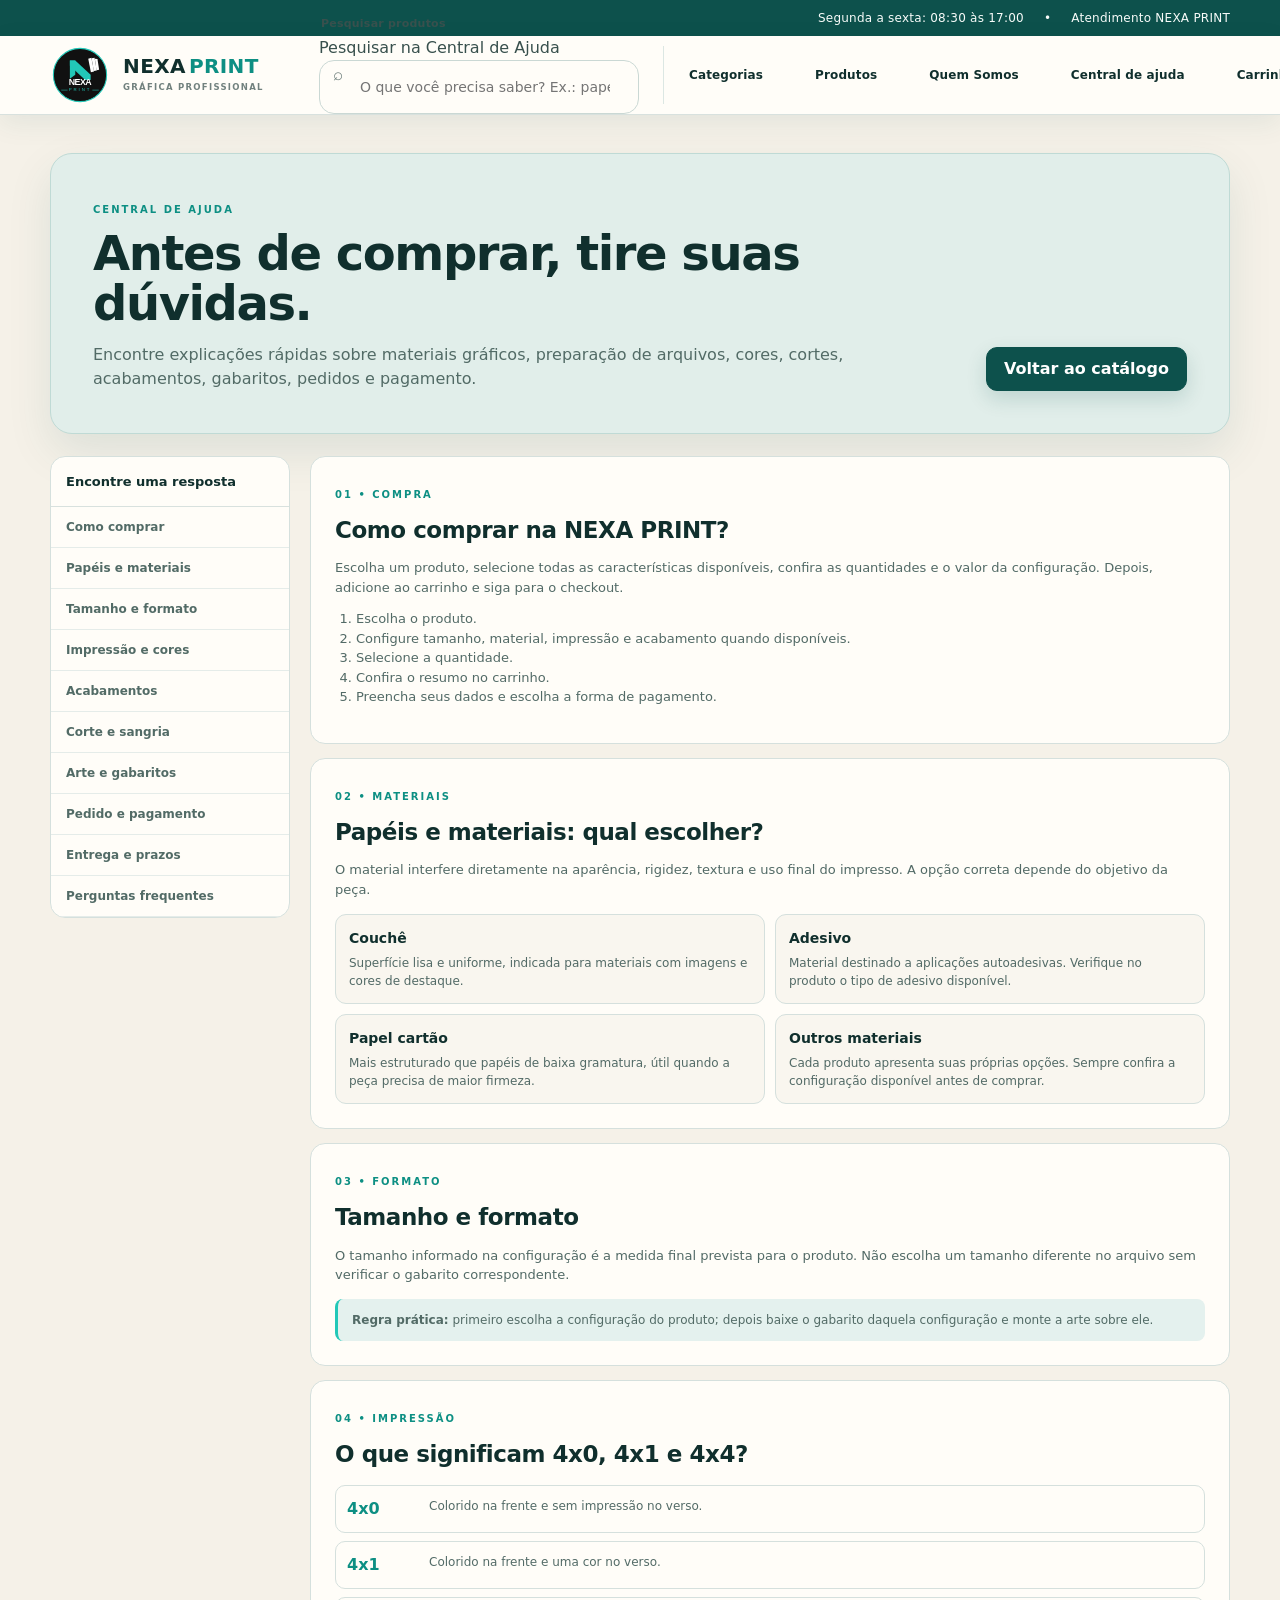
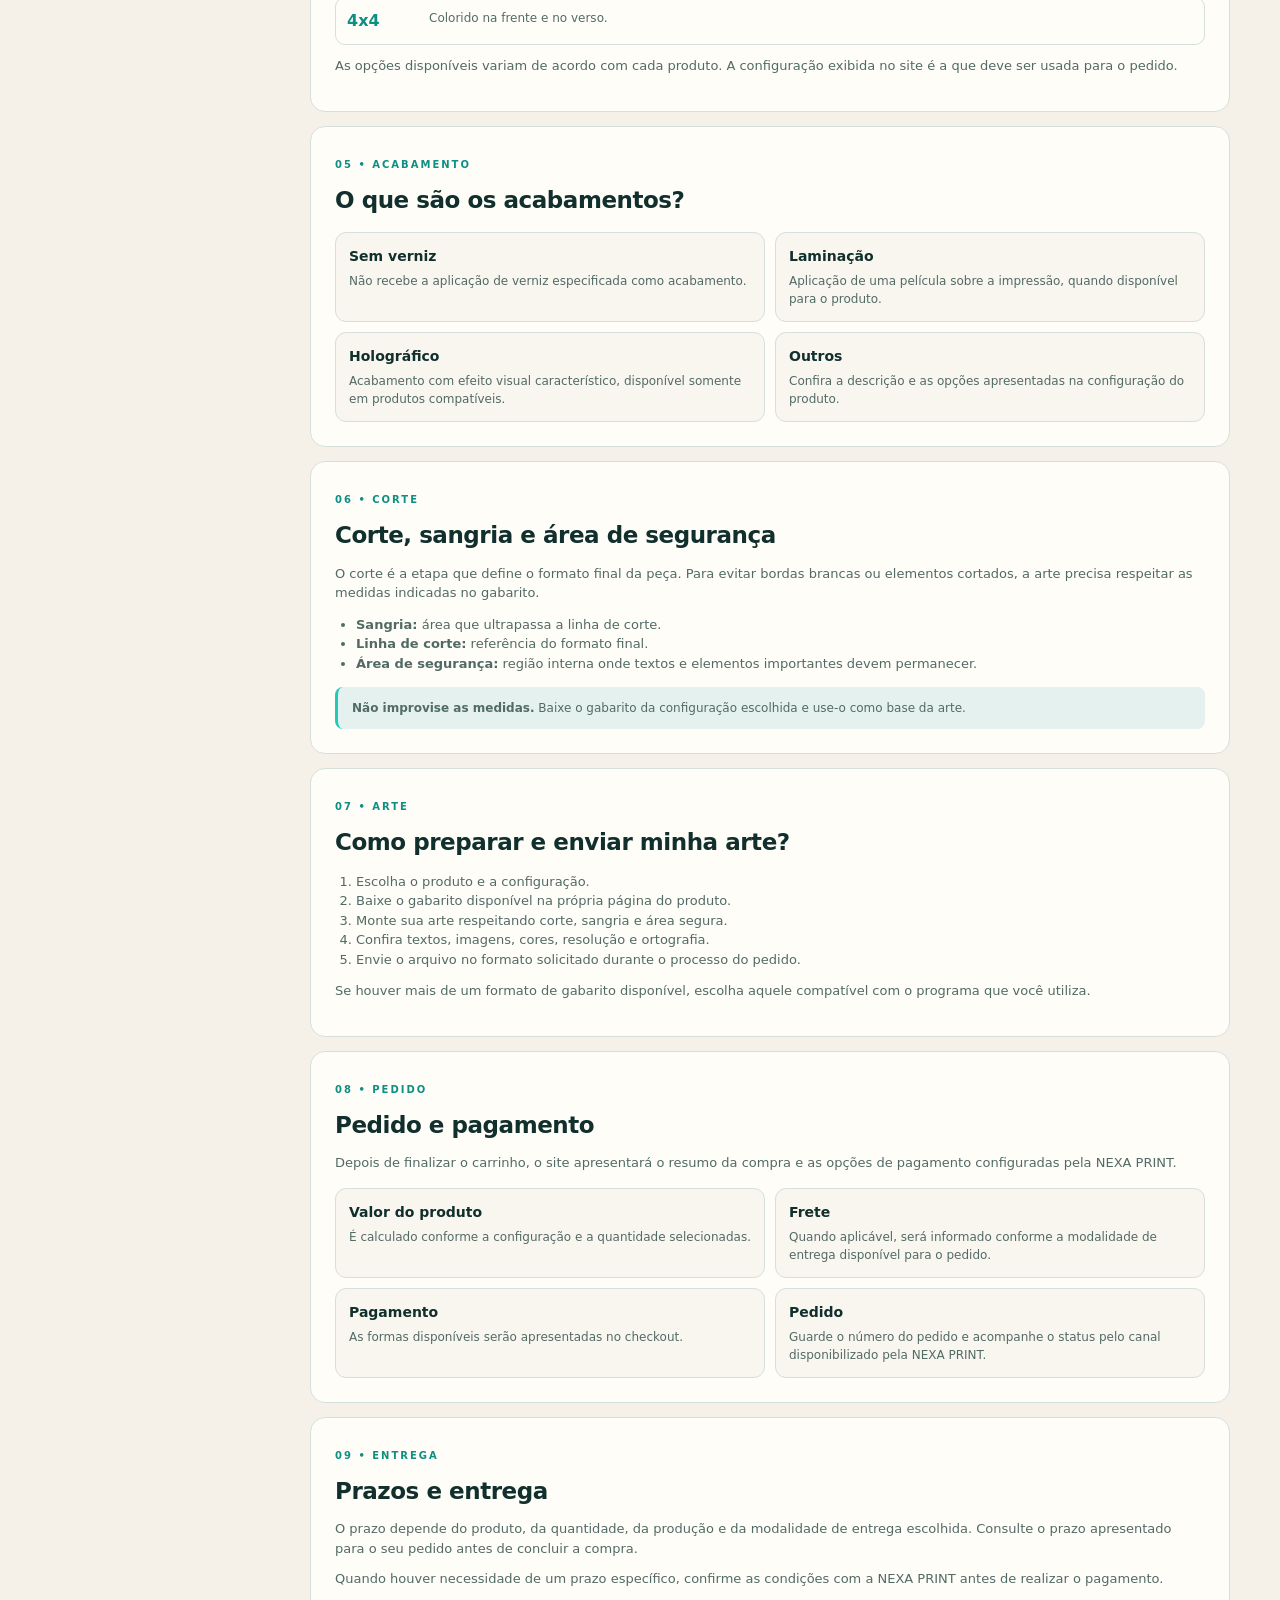
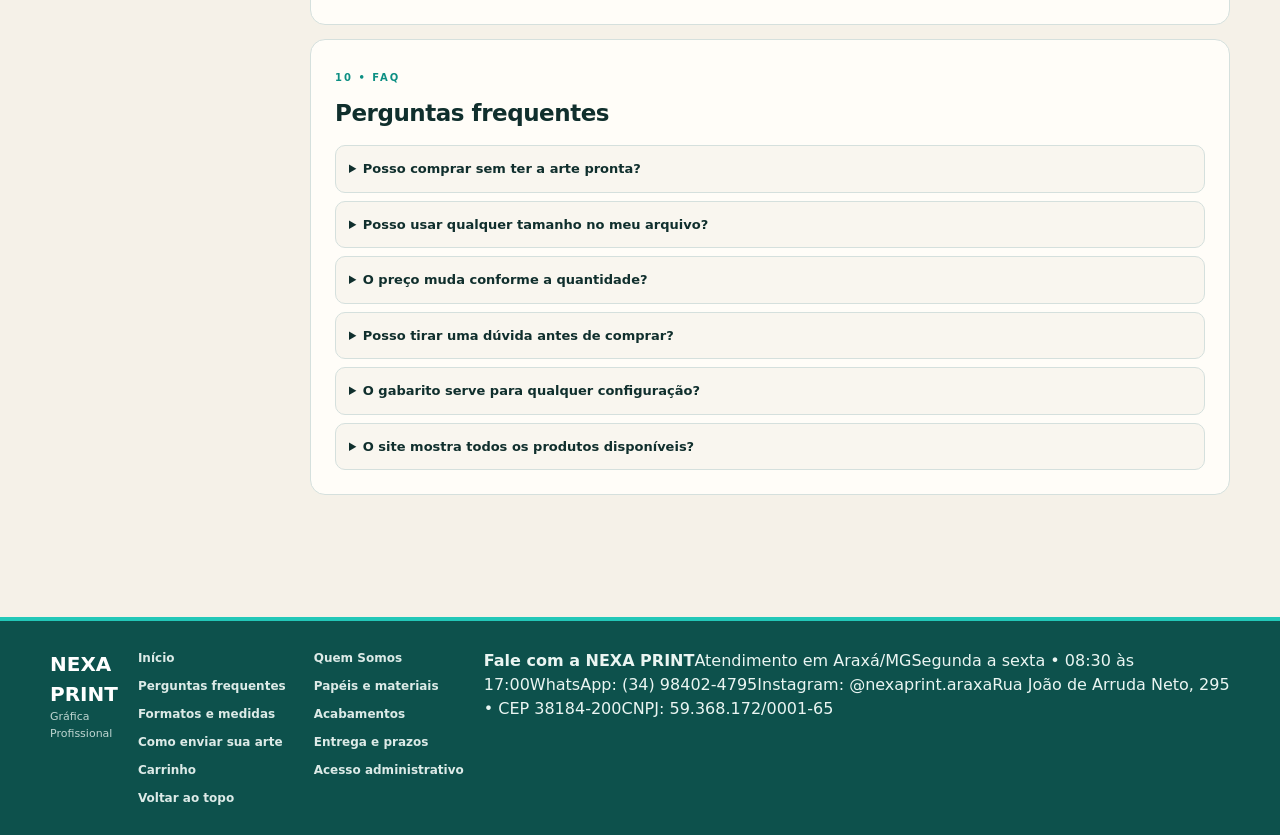
<file: ajuda.html>
<!doctype html>
<html lang="pt-BR"><head><meta charset="utf-8"><meta name="viewport" content="width=device-width, initial-scale=1"><title>Central de Ajuda — NEXA PRINT</title><meta name="description" content="Central de Ajuda NEXA PRINT: dúvidas sobre papéis, formatos, cortes, cores, acabamentos, arquivos, pedidos e pagamento."><link rel="stylesheet" href="styles.css"><link rel="stylesheet" href="theme.css"></head><body id="top">
<div class="header-note"><div class="container"><span>Segunda a sexta: 08:30 às 17:00</span><span>•</span><span>Atendimento NEXA PRINT</span></div></div>
<header class="topbar"><div class="container nav-wrap"><a class="brand" href="index.html" aria-label="NEXA PRINT"><img class="brand-logo" src="logo.svg" alt="NEXA PRINT"><span><span class="brand-name"><strong>NEXA</strong><b>PRINT</b></span><small>GRÁFICA PROFISSIONAL</small></span></a><div class="search-wrap"><span class="search-icon">⌕</span><label for="helpSearch" class="sr-only">Pesquisar na Central de Ajuda</label><input id="helpSearch" type="search" placeholder="O que você precisa saber? Ex.: papel, corte, gabarito..."></div><nav class="nav-actions"><a href="index.html#categorias">Categorias</a><a href="index.html#produtos">Produtos</a><a href="quem-somos.html">Quem Somos</a><a href="ajuda.html">Central de ajuda</a><a href="carrinho.html">Carrinho (<span data-cart-count>0</span>)</a></nav></div></header>
<main class="help-page container">
<section class="help-hero"><div><span class="eyebrow">CENTRAL DE AJUDA</span><h1>Antes de comprar, tire suas dúvidas.</h1><p>Encontre explicações rápidas sobre materiais gráficos, preparação de arquivos, cores, cortes, acabamentos, gabaritos, pedidos e pagamento.</p></div><a class="btn btn-primary" href="index.html#produtos">Voltar ao catálogo</a></section>
<div class="help-layout">
<aside class="help-menu"><strong>Encontre uma resposta</strong><a href="#comprar">Como comprar</a><a href="#papel">Papéis e materiais</a><a href="#formato">Tamanho e formato</a><a href="#impressao">Impressão e cores</a><a href="#acabamento">Acabamentos</a><a href="#corte">Corte e sangria</a><a href="#arte">Arte e gabaritos</a><a href="#pedido">Pedido e pagamento</a><a href="#entrega">Entrega e prazos</a><a href="#faq">Perguntas frequentes</a></aside>
<section class="help-content">
<article class="help-card" id="comprar"><span class="eyebrow">01 • COMPRA</span><h2>Como comprar na NEXA PRINT?</h2><p>Escolha um produto, selecione todas as características disponíveis, confira as quantidades e o valor da configuração. Depois, adicione ao carrinho e siga para o checkout.</p><ol><li>Escolha o produto.</li><li>Configure tamanho, material, impressão e acabamento quando disponíveis.</li><li>Selecione a quantidade.</li><li>Confira o resumo no carrinho.</li><li>Preencha seus dados e escolha a forma de pagamento.</li></ol></article>
<article class="help-card" id="papel"><span class="eyebrow">02 • MATERIAIS</span><h2>Papéis e materiais: qual escolher?</h2><p>O material interfere diretamente na aparência, rigidez, textura e uso final do impresso. A opção correta depende do objetivo da peça.</p><div class="help-grid"><div><h3>Couchê</h3><p>Superfície lisa e uniforme, indicada para materiais com imagens e cores de destaque.</p></div><div><h3>Adesivo</h3><p>Material destinado a aplicações autoadesivas. Verifique no produto o tipo de adesivo disponível.</p></div><div><h3>Papel cartão</h3><p>Mais estruturado que papéis de baixa gramatura, útil quando a peça precisa de maior firmeza.</p></div><div><h3>Outros materiais</h3><p>Cada produto apresenta suas próprias opções. Sempre confira a configuração disponível antes de comprar.</p></div></div></article>
<article class="help-card" id="formato"><span class="eyebrow">03 • FORMATO</span><h2>Tamanho e formato</h2><p>O tamanho informado na configuração é a medida final prevista para o produto. Não escolha um tamanho diferente no arquivo sem verificar o gabarito correspondente.</p><div class="notice"><strong>Regra prática:</strong> primeiro escolha a configuração do produto; depois baixe o gabarito daquela configuração e monte a arte sobre ele.</div></article>
<article class="help-card" id="impressao"><span class="eyebrow">04 • IMPRESSÃO</span><h2>O que significam 4x0, 4x1 e 4x4?</h2><div class="definition-list"><div><strong>4x0</strong><span>Colorido na frente e sem impressão no verso.</span></div><div><strong>4x1</strong><span>Colorido na frente e uma cor no verso.</span></div><div><strong>4x4</strong><span>Colorido na frente e no verso.</span></div></div><p>As opções disponíveis variam de acordo com cada produto. A configuração exibida no site é a que deve ser usada para o pedido.</p></article>
<article class="help-card" id="acabamento"><span class="eyebrow">05 • ACABAMENTO</span><h2>O que são os acabamentos?</h2><div class="help-grid"><div><h3>Sem verniz</h3><p>Não recebe a aplicação de verniz especificada como acabamento.</p></div><div><h3>Laminação</h3><p>Aplicação de uma película sobre a impressão, quando disponível para o produto.</p></div><div><h3>Holográfico</h3><p>Acabamento com efeito visual característico, disponível somente em produtos compatíveis.</p></div><div><h3>Outros</h3><p>Confira a descrição e as opções apresentadas na configuração do produto.</p></div></div></article>
<article class="help-card" id="corte"><span class="eyebrow">06 • CORTE</span><h2>Corte, sangria e área de segurança</h2><p>O corte é a etapa que define o formato final da peça. Para evitar bordas brancas ou elementos cortados, a arte precisa respeitar as medidas indicadas no gabarito.</p><ul><li><strong>Sangria:</strong> área que ultrapassa a linha de corte.</li><li><strong>Linha de corte:</strong> referência do formato final.</li><li><strong>Área de segurança:</strong> região interna onde textos e elementos importantes devem permanecer.</li></ul><div class="notice"><strong>Não improvise as medidas.</strong> Baixe o gabarito da configuração escolhida e use-o como base da arte.</div></article>
<article class="help-card" id="arte"><span class="eyebrow">07 • ARTE</span><h2>Como preparar e enviar minha arte?</h2><ol><li>Escolha o produto e a configuração.</li><li>Baixe o gabarito disponível na própria página do produto.</li><li>Monte sua arte respeitando corte, sangria e área segura.</li><li>Confira textos, imagens, cores, resolução e ortografia.</li><li>Envie o arquivo no formato solicitado durante o processo do pedido.</li></ol><p>Se houver mais de um formato de gabarito disponível, escolha aquele compatível com o programa que você utiliza.</p></article>
<article class="help-card" id="pedido"><span class="eyebrow">08 • PEDIDO</span><h2>Pedido e pagamento</h2><p>Depois de finalizar o carrinho, o site apresentará o resumo da compra e as opções de pagamento configuradas pela NEXA PRINT.</p><div class="help-grid"><div><h3>Valor do produto</h3><p>É calculado conforme a configuração e a quantidade selecionadas.</p></div><div><h3>Frete</h3><p>Quando aplicável, será informado conforme a modalidade de entrega disponível para o pedido.</p></div><div><h3>Pagamento</h3><p>As formas disponíveis serão apresentadas no checkout.</p></div><div><h3>Pedido</h3><p>Guarde o número do pedido e acompanhe o status pelo canal disponibilizado pela NEXA PRINT.</p></div></div></article>
<article class="help-card" id="entrega"><span class="eyebrow">09 • ENTREGA</span><h2>Prazos e entrega</h2><p>O prazo depende do produto, da quantidade, da produção e da modalidade de entrega escolhida. Consulte o prazo apresentado para o seu pedido antes de concluir a compra.</p><p>Quando houver necessidade de um prazo específico, confirme as condições com a NEXA PRINT antes de realizar o pagamento.</p></article>
<article class="help-card" id="faq"><span class="eyebrow">10 • FAQ</span><h2>Perguntas frequentes</h2><div class="faq-list"><details><summary>Posso comprar sem ter a arte pronta?</summary><p>Sim, desde que o produto permita seguir com o pedido sem arquivo no momento da compra. O envio da arte seguirá as condições definidas para o produto.</p></details><details><summary>Posso usar qualquer tamanho no meu arquivo?</summary><p>Não é recomendado. Use sempre o gabarito correspondente à configuração escolhida.</p></details><details><summary>O preço muda conforme a quantidade?</summary><p>Sim. Cada produto pode possuir faixas de quantidade e preços diferentes.</p></details><details><summary>Posso tirar uma dúvida antes de comprar?</summary><p>Sim. O WhatsApp da NEXA PRINT permanece disponível como canal de atendimento para dúvidas e suporte.</p></details><details><summary>O gabarito serve para qualquer configuração?</summary><p>Não necessariamente. O gabarito deve corresponder à configuração selecionada no produto.</p></details><details><summary>O site mostra todos os produtos disponíveis?</summary><p>O catálogo apresenta os produtos cadastrados pela NEXA PRINT. Novos produtos e configurações podem ser adicionados ao longo do tempo.</p></details></div></article>
<div id="helpEmpty" class="empty-state hidden"><strong>Nenhum conteúdo encontrado.</strong><span>Tente buscar por outro termo.</span></div>
</section></div></main>
<footer class="footer"><div class="container footer-wrap"><div class="footer-brand"><strong>NEXA PRINT</strong><span>Gráfica Profissional</span></div><div class="footer-links"><a href="index.html">Início</a><a href="quem-somos.html">Quem Somos</a><a href="ajuda.html#faq">Perguntas frequentes</a><a href="ajuda.html#papel">Papéis e materiais</a><a href="ajuda.html#formato">Formatos e medidas</a><a href="ajuda.html#acabamento">Acabamentos</a><a href="ajuda.html#arte">Como enviar sua arte</a><a href="ajuda.html#entrega">Entrega e prazos</a><a href="carrinho.html">Carrinho</a><a href="admin.html">Acesso administrativo</a><a href="#top">Voltar ao topo</a></div><div class="footer-contact"><strong>Fale com a NEXA PRINT</strong><span>Atendimento em Araxá/MG</span><span>Segunda a sexta • 08:30 às 17:00</span><a href="https://wa.me/5534984024795" target="_blank" rel="noopener">WhatsApp: (34) 98402-4795</a><a href="https://instagram.com/nexaprint.araxa" target="_blank" rel="noopener">Instagram: @nexaprint.araxa</a><span>Rua João de Arruda Neto, 295 • CEP 38184-200</span><span>CNPJ: 59.368.172/0001-65</span></div></div></footer>
<script src="cart.js"></script><script>const input=document.getElementById('helpSearch');const cards=[...document.querySelectorAll('.help-card')];const empty=document.getElementById('helpEmpty');input.addEventListener('input',()=>{const q=input.value.normalize('NFD').replace(/[\u0300-\u036f]/g,'').toLowerCase().trim();let shown=0;cards.forEach(c=>{const ok=!q||c.innerText.normalize('NFD').replace(/[\u0300-\u036f]/g,'').toLowerCase().includes(q);c.classList.toggle('hidden',!ok);if(ok)shown++});empty.classList.toggle('hidden',shown>0)});input.addEventListener('keydown',e=>{if(e.key==='Enter'){e.preventDefault();const q=input.value.trim();location.href=q?`index.html?q=${encodeURIComponent(q)}#produtos`:'index.html#produtos'}});</script></body></html>
</file>
<file: styles.css>
:root{--primary:#18b8a7;--primary-dark:#0f6f65;--ink:#12312e;--text:#344b47;--muted:#71817e;--line:#d8e3df;--surface:#f3f0e8;--surface-2:#e8f1ee;--white:#fff;--danger:#b42318;--shadow:0 14px 34px rgba(18,49,46,.08);--radius:14px}*{box-sizing:border-box}html{scroll-behavior:smooth}body{margin:0;font-family:Inter,ui-sans-serif,system-ui,-apple-system,BlinkMacSystemFont,"Segoe UI",sans-serif;color:var(--text);background:#f3f0e8;line-height:1.5}img{max-width:100%;display:block}a{color:inherit;text-decoration:none}button,input,select,textarea{font:inherit}button{cursor:pointer}.container{width:min(1180px,calc(100% - 36px));margin:0 auto}.topbar{position:sticky;top:0;z-index:50;background:rgba(255,255,255,.98);border-bottom:1px solid var(--line)}.nav-wrap{min-height:74px;display:grid;grid-template-columns:auto minmax(320px,1fr) auto;align-items:center;gap:24px}.brand{display:flex;align-items:center;gap:10px;min-width:210px}.brand-logo{width:44px;height:44px;border:1px solid var(--line);border-radius:50%;object-fit:cover;background:#fff;padding:3px}.brand-fallback{width:44px;height:44px;border-radius:50%;border:2px solid var(--primary);display:grid;place-items:center;font-weight:900;color:var(--ink);font-size:19px}.brand-name{display:flex;align-items:baseline;gap:3px;line-height:1}.brand-name strong{font-size:18px;letter-spacing:.02em;color:var(--ink)}.brand-name b{font-size:18px;letter-spacing:.02em;color:var(--primary-dark)}.brand small{display:block;margin-top:4px;color:var(--muted);font-size:8px;letter-spacing:.15em;font-weight:700}.search-wrap{position:relative}.search-wrap input{width:100%;height:44px;border:1px solid var(--line);border-radius:12px;padding:0 14px 0 40px;outline:none;background:#fff;color:var(--ink)}.search-wrap input:focus{border-color:var(--primary);box-shadow:0 0 0 3px rgba(24,184,167,.12)}.search-icon{position:absolute;left:14px;top:50%;transform:translateY(-50%);color:var(--muted);font-size:17px}.nav-actions{display:flex;align-items:center;gap:18px;font-size:13px;font-weight:700;color:var(--ink)}.nav-actions a:hover{color:var(--primary-dark)}.header-note{border-bottom:1px solid var(--line);background:#faf9f5;color:var(--muted);font-size:12px}.header-note .container{min-height:34px;display:flex;align-items:center;justify-content:flex-end;gap:20px}.header-note span{white-space:nowrap}.hero{padding:44px 0 20px}.hero-shell{display:grid;grid-template-columns:1.15fr .85fr;gap:22px;align-items:stretch}.hero-copy{border:1px solid #c9ddd8;border-radius:18px;background:#e8f3f0;padding:40px;box-shadow:0 18px 42px rgba(18,49,46,.06)}.eyebrow{display:inline-block;font-size:10px;font-weight:900;letter-spacing:.15em;color:var(--primary-dark);margin-bottom:11px}.hero h1{margin:0;color:var(--ink);font-size:clamp(36px,5vw,58px);line-height:1.02;letter-spacing:-.035em;max-width:760px}.hero p{margin:17px 0 24px;color:#526b66;font-size:16px;max-width:680px}.hero-actions{display:flex;gap:10px;flex-wrap:wrap}.btn{display:inline-flex;align-items:center;justify-content:center;gap:8px;min-height:44px;padding:0 17px;border-radius:11px;border:1px solid var(--line);font-weight:800;transition:.16s ease}.btn-primary{background:var(--primary);border-color:var(--primary);color:#062d29}.btn-primary:hover{background:var(--primary-dark);border-color:var(--primary-dark);color:#fff}.btn-light{background:#fff;color:var(--ink)}.btn-light:hover{border-color:#a9c4bd;background:#f7faf8}.hero-points{display:grid;grid-template-columns:1fr;gap:12px}.point-card{border:1px solid var(--line);border-radius:16px;background:#fff;padding:20px;box-shadow:var(--shadow)}.point-card strong{display:block;color:var(--ink);margin-bottom:5px}.point-card span{display:block;color:var(--muted);font-size:13px}.section{padding:36px 0 12px}.section-heading{display:flex;justify-content:space-between;align-items:end;gap:18px;margin-bottom:18px}.section-heading h2{margin:0;color:var(--ink);font-size:25px;letter-spacing:-.02em}.section-heading .section-link{color:var(--primary-dark);font-size:13px;font-weight:800}.section-heading .muted{font-size:12px}.category-grid{display:grid;grid-template-columns:repeat(6,1fr);gap:12px}.category-card{min-height:105px;border:1px solid var(--line);border-radius:13px;background:#fff;padding:13px;display:flex;flex-direction:column;justify-content:space-between;transition:.15s}.category-card:hover{border-color:#9ccbc2;transform:translateY(-2px);box-shadow:var(--shadow)}.category-thumb{height:38px;display:flex;align-items:center}.category-thumb img{max-height:38px;max-width:62px;object-fit:contain}.category-card strong{font-size:13px;line-height:1.18;color:var(--ink)}.category-card span{font-size:10px;color:var(--muted)}.product-grid{display:grid;grid-template-columns:repeat(4,1fr);gap:16px}.product-card{border:1px solid var(--line);border-radius:14px;background:#fff;overflow:hidden;transition:.16s ease}.product-card:hover{transform:translateY(-2px);box-shadow:var(--shadow)}.product-image{height:156px;background:#efefea;display:grid;place-items:center;overflow:hidden}.product-image img{width:100%;height:100%;object-fit:contain}.product-image .image-placeholder{color:#8b9b98;font-size:12px}.product-body{padding:14px}.product-body .cat{font-size:9px;color:var(--primary-dark);font-weight:900;letter-spacing:.11em;text-transform:uppercase}.product-body h3{font-size:14px;line-height:1.25;color:var(--ink);margin:6px 0 9px;min-height:35px}.product-body .price{font-weight:900;color:var(--primary-dark);font-size:15px}.product-body .hint{font-size:10px;color:var(--muted);margin-top:3px}.offer-badge{display:inline-flex;margin-top:8px;border-radius:999px;background:#e4f3ef;color:var(--primary-dark);padding:4px 8px;font-size:9px;font-weight:900}.catalog-more{display:flex;justify-content:center;margin-top:18px}.catalog-more .btn{min-width:220px}.empty-state{border:1px dashed var(--line);border-radius:14px;padding:28px;display:flex;flex-direction:column;align-items:center;gap:5px;color:var(--muted);background:#faf9f5}.hidden{display:none!important}.footer{margin-top:62px;border-top:1px solid var(--line);background:#e9efec}.footer-wrap{min-height:88px;display:flex;justify-content:space-between;align-items:center;gap:20px}.footer-brand strong{color:var(--ink);font-size:15px}.footer-brand span{display:block;color:var(--muted);font-size:11px}.footer-links{display:flex;gap:16px;font-size:12px;font-weight:800;color:var(--muted)}.footer-links a:hover{color:var(--primary-dark)}.product-page{padding:26px 0 40px}.crumb{font-size:12px;color:var(--muted);margin-bottom:15px}.crumb a:hover{color:var(--primary-dark)}.detail-layout{display:grid;grid-template-columns:minmax(0,1fr) 360px;gap:20px;align-items:start}.panel{border:1px solid var(--line);border-radius:16px;background:#fff;padding:20px}.panel h1{margin:0;color:var(--ink);font-size:28px;line-height:1.12;letter-spacing:-.025em}.divider{height:1px;background:var(--line);margin:18px 0}.configuration-block h3,.section-title{margin:0;color:var(--ink);font-size:15px}.config-grid{display:grid;grid-template-columns:repeat(2,1fr);gap:12px;margin-top:13px}.field label{display:block;margin-bottom:6px;font-size:10px;font-weight:900;letter-spacing:.09em;text-transform:uppercase;color:#647b77}.field select{width:100%;height:42px;border:1px solid var(--line);border-radius:10px;background:#fff;padding:0 11px;color:var(--ink);outline:none}.field select:focus{border-color:var(--primary);box-shadow:0 0 0 3px rgba(24,184,167,.12)}.quantity-list{display:grid;gap:8px;margin-top:12px}.qty{display:flex;align-items:center;justify-content:space-between;border:1px solid var(--line);border-radius:11px;padding:11px 12px;background:#fff}.qty.active{border-color:var(--primary);box-shadow:0 0 0 1px var(--primary)}.qty-left{display:flex;align-items:center;gap:9px;font-size:13px;font-weight:800;color:var(--ink)}.qty input{accent-color:var(--primary)}.qty-price{color:var(--primary-dark);font-weight:900;font-size:13px}.templates{border:1px solid #cfe3de;background:#f5faf8;border-radius:14px;padding:14px}.templates-note{font-size:11px;color:var(--muted);margin-top:4px}.template-list{display:grid;grid-template-columns:repeat(2,1fr);gap:8px;margin-top:12px}.template-link{display:flex;align-items:center;gap:9px;border:1px solid var(--line);border-radius:10px;background:#fff;padding:10px}.template-link:hover{border-color:#9ccbc2}.template-icon{width:30px;height:30px;border-radius:8px;background:#e4f3ef;color:var(--primary-dark);display:grid;place-items:center;font-weight:900;font-size:10px;flex:0 0 auto}.template-copy strong{display:block;color:var(--ink);font-size:11px;line-height:1.15}.template-copy span{display:block;color:var(--muted);font-size:9px;margin-top:3px}.template-ext{margin-left:auto;color:var(--primary-dark);font-weight:900;font-size:9px}.buy-card{position:sticky;top:94px}.preview{height:220px;background:#efefea;border:1px solid var(--line);border-radius:13px;display:grid;place-items:center;overflow:hidden}.preview img{width:100%;height:100%;object-fit:contain}.preview-placeholder{color:#8b9b98;font-size:12px}.buy-card .price-label{font-size:10px;color:var(--muted);font-weight:800;letter-spacing:.08em;margin-top:16px}.buy-card .total{font-size:32px;font-weight:950;color:var(--primary-dark);margin-top:2px;line-height:1.1}.buy-actions{display:grid;gap:8px;margin-top:15px}.buy-actions .btn{width:100%}.cart-title{margin:0;color:var(--ink);font-size:34px;letter-spacing:-.03em}.cart-list{display:grid;gap:12px}.cart-item{display:flex;justify-content:space-between;gap:20px;border:1px solid var(--line);border-radius:15px;background:#fff;padding:18px 20px}.cart-item h3{margin:0 0 8px;color:var(--ink);font-size:17px}.cart-options{display:flex;flex-wrap:wrap;gap:6px;margin:8px 0 12px}.cart-options span{font-size:11px;color:#536d68;background:#edf2f0;border:1px solid #dfe9e5;border-radius:999px;padding:4px 7px}.cart-item-right{display:flex;flex-direction:column;align-items:flex-end;justify-content:space-between;gap:12px;min-width:120px}.cart-item-right>strong{font-size:18px;color:var(--primary-dark)}.remove-item{border:0;background:transparent;color:var(--danger);font-size:11px;font-weight:800}.checkout-layout{display:grid;grid-template-columns:minmax(0,1fr) 320px;gap:20px;margin-top:20px}.checkout-layout h2{margin:0 0 6px;color:var(--ink);font-size:22px}.order-form{display:grid;gap:12px;margin-top:18px}.order-form label{display:grid;gap:6px;font-size:11px;font-weight:900;color:#647b77}.order-form input,.order-form textarea{width:100%;border:1px solid var(--line);border-radius:10px;padding:10px 11px;outline:none;color:var(--ink);background:#fff}.order-form textarea{resize:vertical}.order-form .btn{width:max-content}.cart-summary{height:max-content;position:sticky;top:94px}.cart-summary>div{display:flex;justify-content:space-between;gap:10px;border-top:1px solid var(--line);padding-top:15px;margin-top:5px;color:var(--muted);font-size:13px}.cart-summary>div strong{color:var(--primary-dark);font-size:21px}.cart-summary p{font-size:11px;color:var(--muted);line-height:1.5}.order-result{display:grid;gap:6px;margin-top:15px;border:1px solid #c7e2dc;background:#eef8f5;border-radius:12px;padding:13px;font-size:11px;color:var(--text)}.order-result textarea{width:100%;min-height:150px;border:1px solid var(--line);border-radius:8px;padding:8px;background:#fff;font-size:11px}.has-items{color:var(--primary-dark)!important}.help-page{padding:38px 0 50px}.help-hero{display:flex;justify-content:space-between;align-items:end;gap:30px;border:1px solid #c9ddd8;border-radius:18px;background:#e8f3f0;padding:34px;margin-bottom:22px}.help-hero h1{margin:0;color:var(--ink);font-size:clamp(32px,4vw,48px);line-height:1.05;letter-spacing:-.03em;max-width:760px}.help-hero p{margin:14px 0 0;color:#526b66;max-width:760px}.help-layout{display:grid;grid-template-columns:240px minmax(0,1fr);gap:20px;align-items:start}.help-menu{position:sticky;top:94px;border:1px solid var(--line);border-radius:15px;background:#fff;overflow:hidden}.help-menu strong{display:block;padding:15px;color:var(--ink);font-size:13px;border-bottom:1px solid var(--line)}.help-menu a{display:block;padding:11px 15px;border-bottom:1px solid #e5ece9;color:#526b66;font-size:12px;font-weight:700}.help-menu a:hover{color:var(--primary-dark);background:#f0f7f4}.help-content{display:grid;gap:14px}.help-card{border:1px solid var(--line);border-radius:15px;background:#fff;padding:24px}.help-card h2{margin:0;color:var(--ink);font-size:23px;letter-spacing:-.02em}.help-card h3{margin:0 0 5px;color:var(--ink);font-size:14px}.help-card p,.help-card li{font-size:13px;color:#536b67}.help-card p{margin:11px 0}.help-card ol,.help-card ul{margin:12px 0;padding-left:21px}.help-grid{display:grid;grid-template-columns:repeat(2,1fr);gap:10px;margin-top:15px}.help-grid>div{border:1px solid #e0e9e6;border-radius:11px;padding:13px;background:#fafbf9}.help-grid p{margin:0;font-size:12px}.definition-list{display:grid;gap:8px;margin-top:14px}.definition-list div{display:grid;grid-template-columns:70px 1fr;gap:12px;padding:11px;border:1px solid #e0e9e6;border-radius:10px}.definition-list strong{color:var(--primary-dark)}.definition-list span{font-size:12px;color:#536b67}.notice{border-left:3px solid var(--primary);background:#eef8f5;border-radius:8px;padding:12px 14px;color:#526b66;font-size:12px;margin-top:14px}.faq-list{display:grid;gap:8px;margin-top:15px}.faq-list details{border:1px solid #dfe8e5;border-radius:10px;background:#fafbf9;padding:0 13px}.faq-list summary{cursor:pointer;padding:13px 0;color:var(--ink);font-size:13px;font-weight:800}.faq-list p{padding:0 0 12px;margin:0;font-size:12px}.help-content .empty-state{margin-top:0}@media(max-width:1050px){.category-grid{grid-template-columns:repeat(4,1fr)}.product-grid{grid-template-columns:repeat(3,1fr)}}@media(max-width:900px){.nav-wrap{grid-template-columns:auto 1fr}.nav-actions{display:none}.hero-shell,.detail-layout,.checkout-layout,.help-layout{grid-template-columns:1fr}.buy-card,.cart-summary,.help-menu{position:static}.help-menu{display:grid;grid-template-columns:repeat(2,1fr)}.help-menu strong{grid-column:1/-1}}@media(max-width:680px){.container{width:min(100% - 24px,1180px)}.header-note .container{justify-content:center;gap:10px;flex-wrap:wrap;padding:7px 0}.brand{min-width:auto}.brand-name,.brand small{display:none}.nav-wrap{min-height:66px}.category-grid{grid-template-columns:repeat(2,1fr)}.product-grid{grid-template-columns:repeat(2,1fr)}.hero-copy{padding:28px 22px}.hero h1{font-size:38px}.section{padding-top:28px}.config-grid,.template-list,.help-grid{grid-template-columns:1fr}.product-image{height:142px}.product-page{padding-top:18px}.cart-item{padding:15px;flex-direction:column}.cart-item-right{align-items:flex-start;min-width:0}.order-form .btn{width:100%}.help-page{padding-top:22px}.help-hero{padding:25px 20px;display:grid;align-items:start}.help-hero .btn{width:100%}.help-menu{grid-template-columns:1fr}.help-card{padding:19px}}@media(max-width:430px){.product-grid{grid-template-columns:1fr}.product-image{height:175px}}
</file>
<file: theme.css>
:root{--primary:#22C8B8;--primary-dark:#0D514C;--ink:#102F2D;--text:#38504D;--muted:#6D7E7B;--line:#D8E1DE;--surface:#F5F1E8;--surface-2:#E6F0ED;--white:#FFFDF8;--shadow:0 18px 45px rgba(13,81,76,.10);--radius:18px}
body{background:#F5F1E8;color:var(--text)}
.header-note{background:#0D514C;color:#F7FBF9;border-bottom:0;letter-spacing:.02em}.header-note .container{min-height:36px}.topbar{background:rgba(255,253,248,.98);border-bottom:1px solid #D8E1DE;box-shadow:0 8px 28px rgba(13,81,76,.08)}.header-main{min-height:88px;display:grid;grid-template-columns:260px minmax(360px,560px);align-items:center;justify-content:center;gap:55px}.brand{min-width:230px}.brand-logo{width:52px;height:52px;border:0;border-radius:50%;padding:0;background:transparent}.brand-fallback{width:52px;height:52px;border:2px solid var(--primary);background:#0D514C;color:#fff}.brand-name strong{color:#102F2D}.brand-name b{color:#0D8F83}.brand small{color:#71817E}.search-wrap:before{content:'Pesquisar produtos';position:absolute;left:2px;top:-21px;font-size:12px;color:#38504D;font-weight:700}.search-wrap input{height:50px;border-radius:14px;border-color:#CAD8D4;background:#FFFDF8;font-size:14px}.search-wrap input:focus{border-color:#0D8F83;box-shadow:0 0 0 4px rgba(34,200,184,.12)}.nav-bar{border-top:1px solid #E5EBE8;min-height:50px;display:flex;align-items:center;justify-content:center}.nav-actions{width:100%;display:flex;align-items:center;justify-content:center;gap:34px;font-size:12px;color:#102F2D}.nav-actions a{white-space:nowrap}.nav-actions a:hover{color:#0D8F83}
.hero{padding:48px 0 28px}.hero-shell{gap:24px}.hero-copy{position:relative;overflow:hidden;border:1px solid #BFDAD5;border-radius:24px;background:#E1EEEA;padding:48px;box-shadow:0 24px 60px rgba(13,81,76,.11)}.hero-copy:after{content:'';position:absolute;width:250px;height:250px;border:1px solid rgba(13,81,76,.12);border-radius:50%;right:-90px;bottom:-120px;box-shadow:0 0 0 34px rgba(34,200,184,.05),0 0 0 70px rgba(34,200,184,.035)}.eyebrow{color:#0D8F83;letter-spacing:.2em}.hero h1{color:#102F2D;font-size:clamp(40px,5vw,62px);font-weight:800;max-width:700px}.hero p{color:#405E5A;font-size:16px;max-width:650px}.hero-actions{position:relative;z-index:2}.btn-primary{background:#0D514C;border-color:#0D514C;color:#fff;box-shadow:0 8px 20px rgba(13,81,76,.16)}.btn-primary:hover{background:#083D39;border-color:#083D39}.btn-light{background:#FFFDF8;color:#0D514C;border-color:#C8D8D4}.btn-light:hover{background:#fff;border-color:#0D8F83}.hero-points{gap:14px}.point-card{position:relative;overflow:hidden;border:1px solid #D5E0DD;border-radius:18px;background:#FFFDF8;padding:24px;box-shadow:var(--shadow)}.point-card:before{content:'';display:block;width:30px;height:3px;background:#22C8B8;margin-bottom:15px;border-radius:3px}.point-card strong{font-size:15px;color:#102F2D}.point-card span{color:#647774;line-height:1.55}
.section{padding-top:48px}.section-heading h2{font-size:30px;color:#102F2D}.section-heading .section-link{color:#0D8F83}.category-grid{gap:14px}.category-card{min-height:125px;border:1px solid #D5E0DD;border-radius:16px;background:#FFFDF8;padding:15px}.category-card:hover{border-color:#8BCBC2;box-shadow:var(--shadow)}.category-card strong{color:#102F2D}.category-card span{color:#0D8F83;font-weight:700}.product-grid{gap:18px}.product-card{border:1px solid #D5E0DD;border-radius:16px;background:#FFFDF8;box-shadow:0 8px 24px rgba(13,81,76,.045)}.product-card:hover{border-color:#8BCBC2;box-shadow:var(--shadow)}.product-image{background:#ECEBE4}.product-body .cat,.product-body .price,.offer-badge{color:#0D8F83}.offer-badge{background:#E0F1ED}
.footer{margin-top:72px;background:#0D514C;color:#EAF5F2;border-top:4px solid #22C8B8}.footer-wrap{min-height:170px;padding:28px 0;align-items:flex-start}.footer-brand strong{font-size:20px;color:#fff}.footer-brand span{color:#BFD5D1}.footer-links{display:grid;grid-template-columns:repeat(2,max-content);gap:10px 28px;color:#DCEAE7;font-size:12px}.footer-links a:hover{color:#22C8B8}
.product-page{padding-top:34px}.panel{border:1px solid #D5E0DD;border-radius:18px;background:#FFFDF8;box-shadow:0 12px 34px rgba(13,81,76,.065)}.panel h1,.cart-title{color:#102F2D}.field select,.order-form input,.order-form textarea{border-color:#D5E0DD;background:#FFFDF8}.field select:focus,.order-form input:focus,.order-form textarea:focus{border-color:#0D8F83;box-shadow:0 0 0 3px rgba(34,200,184,.12)}.qty{border-color:#D5E0DD;background:#FFFDF8}.qty.active{border-color:#22C8B8;box-shadow:0 0 0 1px #22C8B8}.qty-price,.buy-card .total,.buy-card .price-label{color:#0D8F83}.templates{border-color:#BFDAD5;background:#EAF4F1}.template-link{border-color:#D5E0DD;background:#FFFDF8}.template-link:hover{border-color:#8BCBC2}.template-icon{background:#DDEEEA;color:#0D8F83}.preview,.product-image{border-color:#D5E0DD}.cart-item{border-color:#D5E0DD;background:#FFFDF8}.cart-options span{background:#EDF3F0;border-color:#D5E0DD}.cart-summary>div strong{color:#0D8F83}.order-result{border-color:#BFDAD5;background:#E4F1EE}
.help-page{padding-top:38px}.help-hero{border:1px solid #BFDAD5;border-radius:22px;background:#E1EEEA;padding:42px;box-shadow:var(--shadow)}.help-hero h1{color:#102F2D}.help-menu,.help-card{border-color:#D5E0DD;background:#FFFDF8}.help-menu a:hover{color:#0D8F83;background:#EDF5F2}.help-card h2,.help-card h3{color:#102F2D}.help-card p,.help-card li{color:#526A66}.help-grid>div{border-color:#D5E0DD;background:#F9F6EF}.definition-list div{border-color:#D5E0DD}.definition-list strong{color:#0D8F83}.notice{border-left-color:#22C8B8;background:#E4F1EE}.faq-list details{border-color:#D5E0DD;background:#F9F6EF}
.about-page{padding:46px 0 70px}.about-hero{display:grid;grid-template-columns:1.25fr .75fr;gap:24px;align-items:stretch}.about-copy{border:1px solid #BFDAD5;border-radius:24px;background:#E1EEEA;padding:52px;box-shadow:var(--shadow)}.about-copy h1{margin:0;color:#102F2D;font-size:clamp(40px,5vw,60px);line-height:1.02;letter-spacing:-.04em}.about-copy p{font-size:16px;color:#46635F;max-width:720px}.about-stat{display:grid;gap:14px}.about-card{border:1px solid #D5E0DD;border-radius:18px;background:#FFFDF8;padding:25px;box-shadow:var(--shadow)}.about-card strong{display:block;color:#102F2D;font-size:17px;margin-bottom:7px}.about-card p{margin:0;color:#647774;font-size:13px}.about-grid{display:grid;grid-template-columns:repeat(3,1fr);gap:16px;margin-top:24px}.about-section{margin-top:58px}.about-section h2{color:#102F2D;font-size:30px;margin:0 0 10px}.about-section>p{max-width:820px;color:#5A706D}.about-cta{margin-top:42px;border-radius:22px;background:#0D514C;color:#fff;padding:34px;display:flex;justify-content:space-between;align-items:center;gap:20px}.about-cta h2{margin:0;font-size:26px}.about-cta p{margin:6px 0 0;color:#CFE2DE}.about-cta .btn{background:#22C8B8;border-color:#22C8B8;color:#073A35}
@media(max-width:980px){.header-main{grid-template-columns:220px 1fr;gap:28px}.nav-actions{gap:20px}.hero-shell,.about-hero{grid-template-columns:1fr}.about-grid{grid-template-columns:1fr}.footer-links{grid-template-columns:1fr 1fr}}
@media(max-width:680px){.container{width:min(100% - 28px,1180px)}.header-note .container{justify-content:center;gap:9px;font-size:10px}.header-main{display:flex;flex-wrap:wrap;gap:12px;padding:14px 0 20px}.brand{min-width:0;flex:1}.search-wrap{width:100%;margin-top:14px}.search-wrap:before{top:-18px}.nav-bar{min-height:48px;overflow:hidden}.nav-actions{width:max-content;gap:18px;justify-content:flex-start;overflow:auto;padding:13px 0;font-size:11px}.hero{padding-top:28px}.hero-copy{padding:32px 24px}.hero h1{font-size:39px}.hero-points{grid-template-columns:1fr}.category-grid{grid-template-columns:repeat(2,1fr)}.product-grid{grid-template-columns:1fr 1fr}.footer-wrap{display:grid;gap:24px}.footer-links{grid-template-columns:1fr 1fr}.about-copy{padding:32px 24px}.about-copy h1{font-size:40px}.about-cta{display:grid}}

/* Cabecalho final: mais presenca, respiro e navegacao claramente separada */
.header-main{min-height:104px;grid-template-columns:260px minmax(420px,620px);gap:64px;padding:12px 0 16px}
.brand{gap:13px;min-width:245px}.brand-logo{width:60px;height:60px}.brand-name strong,.brand-name b{font-size:20px}.brand small{font-size:8.5px;margin-top:5px}
.search-wrap input{height:54px;border-radius:15px}.search-wrap:before{top:-20px;font-size:11px;letter-spacing:.02em}
.nav-bar{min-height:58px;background:#F1F5F2;border-top:1px solid #DCE7E3;border-bottom:1px solid #D8E1DE;position:relative}.nav-bar:before{content:'';position:absolute;left:0;right:0;top:0;height:2px;background:#22C8B8;opacity:.7}.nav-actions{gap:0;justify-content:flex-start;padding:0}.nav-actions a{height:58px;display:flex;align-items:center;padding:0 25px;font-size:12px;letter-spacing:.01em;border-left:1px solid transparent;border-right:1px solid transparent;transition:.16s ease}.nav-actions a:hover{background:#E5F0ED;color:#0D514C;border-color:#D5E3DF}.nav-actions a:first-child{border-left:1px solid #DCE7E3}
@media(max-width:980px){.header-main{grid-template-columns:220px 1fr;gap:30px}.nav-actions a{padding:0 17px}}
@media(max-width:680px){.header-main{min-height:auto;padding:14px 0 20px}.brand-logo{width:54px;height:54px}.brand-name strong,.brand-name b{font-size:18px}.nav-bar{min-height:52px}.nav-actions{overflow-x:auto;scrollbar-width:none}.nav-actions::-webkit-scrollbar{display:none}.nav-actions a{height:52px;padding:0 17px;font-size:11px}.nav-actions a:first-child{border-left:0}}
</file>
